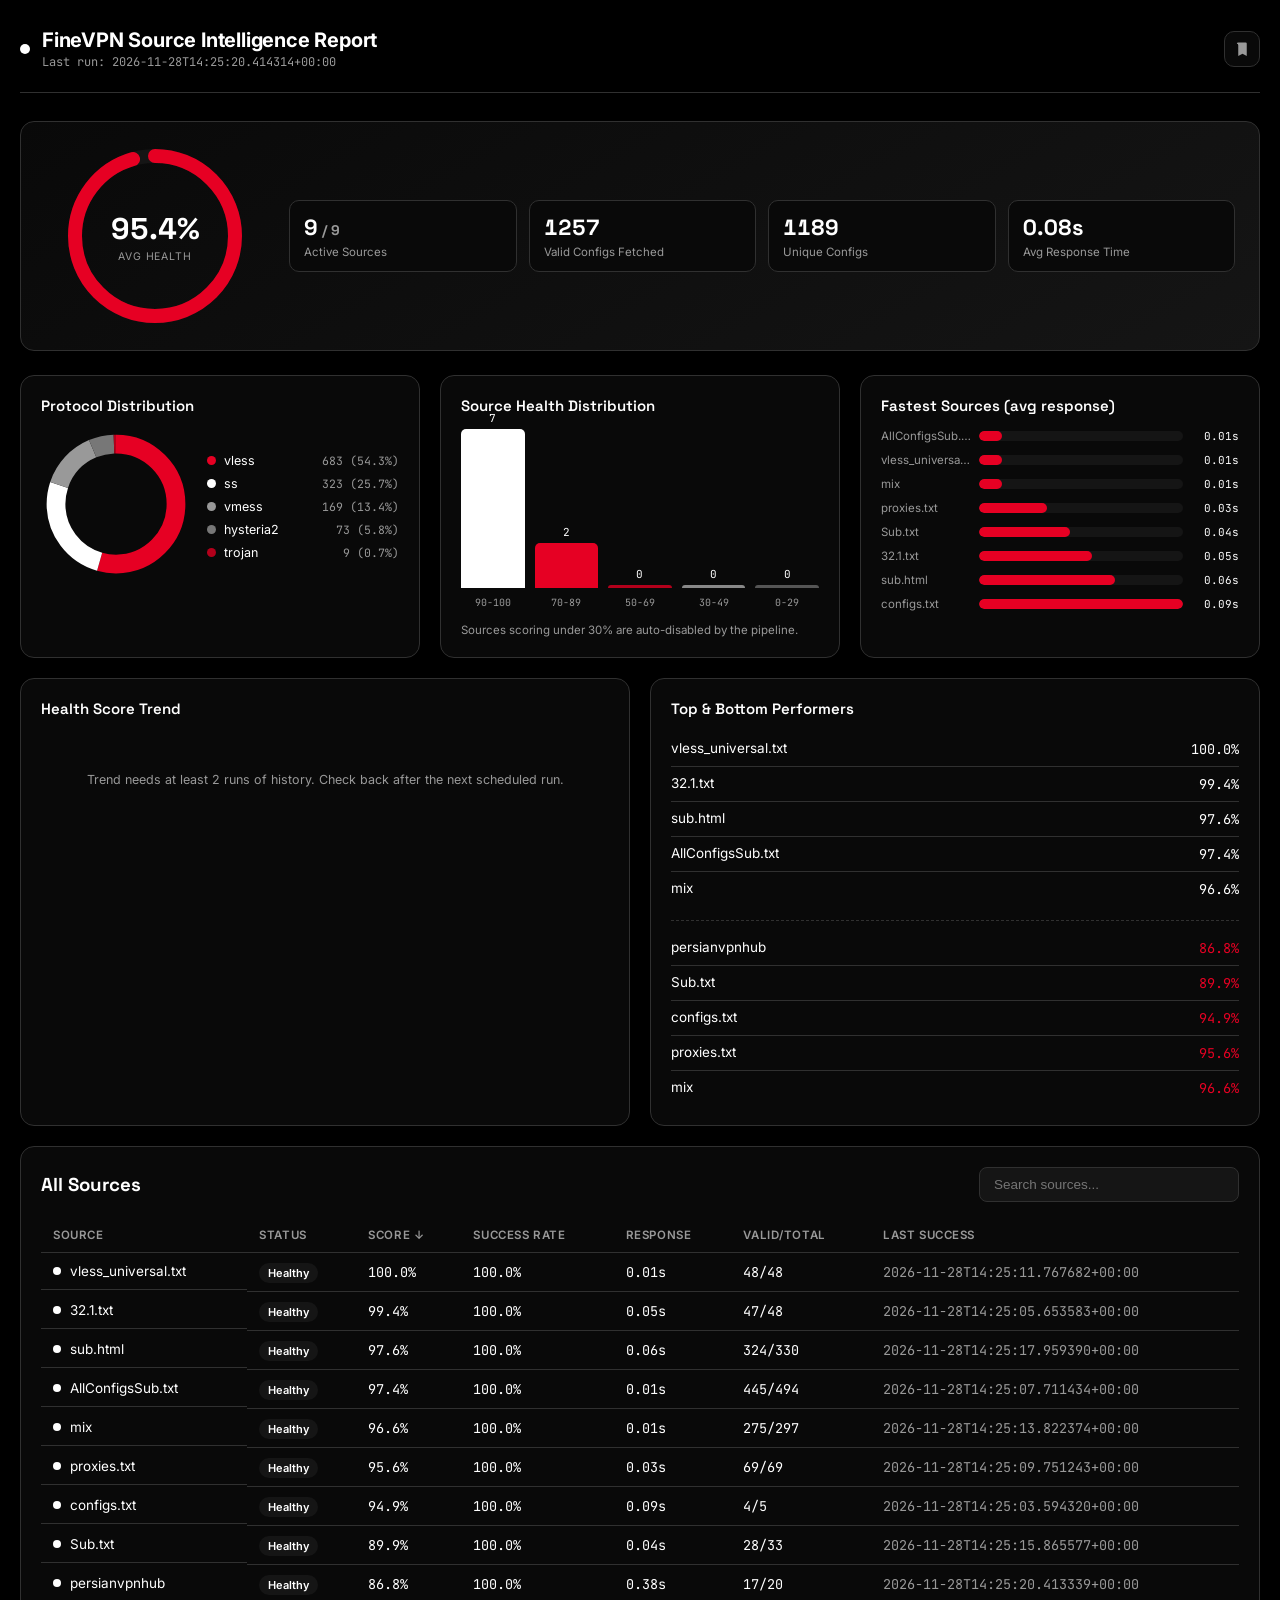
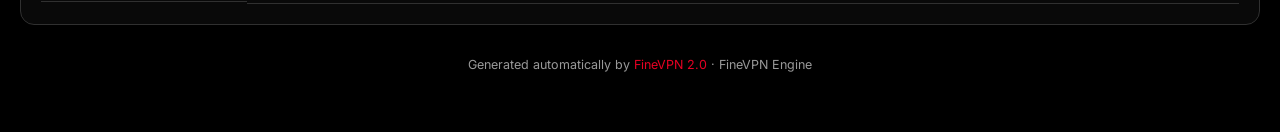
<file: exports/source-report.html>
<!DOCTYPE html>
<html lang="en">
<head>
<meta charset="UTF-8">
<meta name="viewport" content="width=device-width, initial-scale=1.0">
<title>FineVPN Source Intelligence Report</title>
<link rel="preconnect" href="https://fonts.googleapis.com">
<link href="https://fonts.googleapis.com/css2?family=Space+Grotesk:wght@500;600;700&family=Inter:wght@400;500;600&family=JetBrains+Mono:wght@400;500;600&display=swap" rel="stylesheet">
<style>
:root {
    --bg: #000000;
    --surface: #090909;
    --surface-2: #151515;
    --border: #303030;
    --text: #ffffff;
    --muted: #999999;
    --accent: #e60023;
    --good: #ffffff;
    --warn: #aaaaaa;
    --risk: #888888;
    --bad: #e60023;
    --radius: 14px;
}
* { box-sizing: border-box; min-width: 0; }
html, body { overflow-x: hidden; width: 100%; }
body {
    margin: 0;
    background: #000000;
    color: var(--text);
    font-family: 'Inter', system-ui, sans-serif;
    -webkit-font-smoothing: antialiased;
}
.wrap { max-width: 1280px; width: 100%; margin: 0 auto; padding: 28px 20px 60px; overflow-x: hidden; }
h1, h2, h3 { font-family: 'Space Grotesk', 'Inter', sans-serif; margin: 0; }
.mono { font-family: 'JetBrains Mono', monospace; font-variant-numeric: tabular-nums; }
.muted { color: var(--muted); }
header.top {
    display: flex; align-items: center; justify-content: space-between; flex-wrap: wrap; gap: 16px;
    padding-bottom: 22px; border-bottom: 1px solid var(--border); margin-bottom: 28px;
}
.brand { display: flex; align-items: center; gap: 12px; }
.pulse {
    width: 10px; height: 10px; border-radius: 50%; background: var(--good); flex-shrink: 0;
    box-shadow: none; animation: none;
}
@keyframes pulse {
    0% { box-shadow: none; }
    70% { box-shadow: none; }
    100% { box-shadow: none; }
}
@media (prefers-reduced-motion: reduce) {
    .pulse { animation: none; }
}
.brand-title { font-size: 20px; font-weight: 700; letter-spacing: -0.01em; }
.brand-sub { font-size: 12px; color: var(--muted); margin-top: 2px; word-break: break-all; }
.links { display: flex; gap: 10px; flex-shrink: 0; }
.links a {
    display: flex; align-items: center; justify-content: center; width: 36px; height: 36px;
    border-radius: 10px; background: var(--surface); border: 1px solid var(--border);
    color: var(--muted); transition: 0.15s ease;
}
.links a:hover { color: var(--accent); border-color: var(--accent); }
.links svg { width: 17px; height: 17px; }

.hero {
    display: grid; grid-template-columns: minmax(160px, 220px) minmax(0, 1fr); gap: 24px; align-items: center;
    background: linear-gradient(150deg, var(--surface) 0%, var(--surface-2) 100%);
    border: 1px solid var(--border); border-radius: var(--radius); padding: 24px; margin-bottom: 24px;
}
.gauge-wrap { display: flex; align-items: center; justify-content: center; position: relative; }
.gauge-num { position: absolute; text-align: center; }
.gauge-num .val { font-family: 'Space Grotesk', sans-serif; font-size: 30px; font-weight: 700; }
.gauge-num .lbl { font-size: 10.5px; color: var(--muted); text-transform: uppercase; letter-spacing: 0.08em; margin-top: 2px; }
.stat-grid { display: grid; grid-template-columns: repeat(auto-fit, minmax(120px, 1fr)); gap: 12px; }
.stat-card { background: #090909; border: 1px solid var(--border); border-radius: 10px; padding: 12px 14px; min-width: 0; }
.stat-card .n { font-family: 'Space Grotesk', sans-serif; font-size: 22px; font-weight: 700; overflow-wrap: break-word; }
.stat-card .l { font-size: 11.5px; color: var(--muted); margin-top: 4px; }

.grid-2 { display: grid; grid-template-columns: repeat(auto-fit, minmax(320px, 1fr)); gap: 20px; margin-bottom: 20px; }
.grid-3 { display: grid; grid-template-columns: repeat(auto-fit, minmax(260px, 1fr)); gap: 20px; margin-bottom: 20px; }

.card {
    background: var(--surface); border: 1px solid var(--border); border-radius: var(--radius); padding: 20px; min-width: 0;
}
.card h3 { font-size: 15px; font-weight: 600; margin-bottom: 14px; }

.donut-wrap { display: flex; align-items: center; gap: 16px; flex-wrap: wrap; }
.legend-list { flex: 1; min-width: 140px; }
.legend-item { display: flex; align-items: center; gap: 8px; font-size: 12.5px; padding: 4px 0; }
.legend-dot { width: 9px; height: 9px; border-radius: 50%; flex-shrink: 0; }
.legend-label { flex: 1; color: var(--text); }
.legend-val { color: var(--muted); font-size: 11.5px; }

.vbar-chart { display: flex; align-items: flex-end; gap: 10px; height: 180px; }
.vbar-col { flex: 1; display: flex; flex-direction: column; align-items: center; height: 100%; }
.vbar-track { flex: 1; width: 100%; display: flex; align-items: flex-end; }
.vbar-fill { width: 100%; border-radius: 5px 5px 0 0; min-height: 3px; position: relative; display: flex; justify-content: center; }
.vbar-val { position: absolute; top: -18px; font-size: 11px; color: var(--text); }
.vbar-label { font-size: 10px; color: var(--muted); margin-top: 8px; text-align: center; }

.hbar-chart { display: flex; flex-direction: column; gap: 10px; }
.hbar-row { display: grid; grid-template-columns: 90px 1fr 48px; align-items: center; gap: 8px; }
.hbar-label { font-size: 11.5px; color: var(--muted); overflow: hidden; text-overflow: ellipsis; white-space: nowrap; }
.hbar-track { background: var(--surface-2); border-radius: 5px; height: 10px; overflow: hidden; }
.hbar-fill { background: var(--accent); height: 100%; border-radius: 5px; }
.hbar-val { font-size: 11px; text-align: right; color: var(--text); }

.trend-chart { width: 100%; }
.trend-labels { position: relative; height: 16px; margin-top: 4px; }
.trend-tick { position: absolute; font-size: 9.5px; color: var(--muted); transform: translateX(-50%); white-space: nowrap; }

.perf-row { display: flex; justify-content: space-between; padding: 8px 0; border-bottom: 1px solid var(--border); font-size: 13.5px; gap: 10px; }
.perf-row:last-child { border-bottom: none; }
.perf-name { color: var(--text); overflow: hidden; text-overflow: ellipsis; white-space: nowrap; }
.good-text { color: var(--good); font-family: 'JetBrains Mono', monospace; flex-shrink: 0; }
.bad-text { color: var(--bad); font-family: 'JetBrains Mono', monospace; flex-shrink: 0; }

.table-card { background: var(--surface); border: 1px solid var(--border); border-radius: var(--radius); padding: 20px; max-width: 100%; }
.table-top { display: flex; align-items: center; justify-content: space-between; margin-bottom: 16px; flex-wrap: wrap; gap: 12px; }
#search {
    background: var(--surface-2); border: 1px solid var(--border); color: var(--text);
    padding: 9px 14px; border-radius: 8px; font-size: 13.5px; width: 100%; max-width: 260px; outline: none;
}
#search:focus { border-color: var(--accent); }
.table-scroll { overflow-x: auto; max-width: 100%; -webkit-overflow-scrolling: touch; }
table { width: 100%; min-width: 640px; border-collapse: collapse; font-size: 13.5px; }
th {
    text-align: left; padding: 10px 12px; color: var(--muted); font-weight: 600; font-size: 11.5px;
    text-transform: uppercase; letter-spacing: 0.05em; border-bottom: 1px solid var(--border); cursor: pointer; user-select: none;
    white-space: nowrap;
}
th:hover { color: var(--accent); }
th.sorted::after { content: ' ↓'; }
th.sorted.asc::after { content: ' ↑'; }
td { padding: 10px 12px; border-bottom: 1px solid var(--border); white-space: nowrap; }
.c-name { display: flex; align-items: center; gap: 9px; }
.dot { width: 8px; height: 8px; border-radius: 50%; flex-shrink: 0; }
.dot-good { background: var(--good); }
.dot-warn { background: var(--warn); }
.dot-risk { background: var(--risk); }
.dot-bad { background: var(--bad); }
.pill { font-size: 11px; padding: 3px 9px; border-radius: 20px; font-weight: 600; }
.pill-good { background: #151515; color: var(--good); }
.pill-warn { background: #151515; color: var(--warn); }
.pill-risk { background: #151515; color: var(--risk); }
.pill-bad { background: #1b0005; color: var(--bad); }
.legend-note { font-size: 11.5px; color: var(--muted); margin-top: 14px; }

footer { margin-top: 32px; text-align: center; color: var(--muted); font-size: 12.5px; }
footer a { color: var(--accent); text-decoration: none; }
.empty { text-align: center; padding: 40px 20px; color: var(--muted); font-size: 12.5px; }

@media (max-width: 640px) {
    .hero { grid-template-columns: 1fr; }
    .gauge-wrap svg { width: 150px; height: 150px; }
}
</style>
</head>
<body>
<div class="wrap">
    <header class="top">
        <div class="brand">
            <span class="pulse"></span>
            <div>
                <div class="brand-title">FineVPN Source Intelligence Report</div>
                <div class="brand-sub mono">Last run: 2026-11-28T14:25:20.414314+00:00</div>
            </div>
        </div>
        <div class="links">
            <a href="https://finevpn.example" target="_blank" title="Repository"><svg viewBox="0 0 24 24" fill="currentColor"><path d="M4 4a2 2 0 012-2h10.5A1.5 1.5 0 0118 3.5V21l-6-3-6 3V6a2 2 0 00-2-2z"/></svg></a>
        </div>
    </header>

    <div class="hero">
        <div class="gauge-wrap">
            <svg width="180" height="180" viewBox="0 0 180 180">
                <circle cx="90" cy="90" r="80" fill="none" stroke="var(--surface-2)" stroke-width="14"/>
                <circle id="gauge-ring" cx="90" cy="90" r="80" fill="none" stroke="var(--accent)" stroke-width="14"
                    stroke-linecap="round" transform="rotate(-90 90 90)"
                    stroke-dasharray="502.65" stroke-dashoffset="502.65"
                    data-target-offset="23.12"/>
            </svg>
            <div class="gauge-num">
                <div class="val mono" id="gauge-value">0%</div>
                <div class="lbl">Avg Health</div>
            </div>
        </div>
        <div class="stat-grid">
            <div class="stat-card"><div class="n">9<span class="muted" style="font-size:14px"> / 9</span></div><div class="l">Active Sources</div></div>
            <div class="stat-card"><div class="n mono">1257</div><div class="l">Valid Configs Fetched</div></div>
            <div class="stat-card"><div class="n mono">1189</div><div class="l">Unique Configs</div></div>
            <div class="stat-card"><div class="n mono">0.08s</div><div class="l">Avg Response Time</div></div>
        </div>
    </div>

    <div class="grid-3">
        <div class="card">
            <h3>Protocol Distribution</h3>
            <div class="donut-wrap"><div><svg viewBox="0 0 160 160" width="150" height="150"><circle cx="80.0" cy="80.0" r="64.0" fill="none" stroke="#e60023" stroke-width="20" stroke-dasharray="218.50 402.12" stroke-dashoffset="-0.00" transform="rotate(-90 80.0 80.0)"/><circle cx="80.0" cy="80.0" r="64.0" fill="none" stroke="#ffffff" stroke-width="20" stroke-dasharray="103.33 402.12" stroke-dashoffset="-218.50" transform="rotate(-90 80.0 80.0)"/><circle cx="80.0" cy="80.0" r="64.0" fill="none" stroke="#999999" stroke-width="20" stroke-dasharray="54.06 402.12" stroke-dashoffset="-321.83" transform="rotate(-90 80.0 80.0)"/><circle cx="80.0" cy="80.0" r="64.0" fill="none" stroke="#777777" stroke-width="20" stroke-dasharray="23.35 402.12" stroke-dashoffset="-375.89" transform="rotate(-90 80.0 80.0)"/><circle cx="80.0" cy="80.0" r="64.0" fill="none" stroke="#b3001b" stroke-width="20" stroke-dasharray="2.88 402.12" stroke-dashoffset="-399.24" transform="rotate(-90 80.0 80.0)"/></svg></div><div class="legend-list"><div class="legend-item"><span class="legend-dot" style="background:#e60023"></span><span class="legend-label">vless</span><span class="legend-val mono">683 (54.3%)</span></div><div class="legend-item"><span class="legend-dot" style="background:#ffffff"></span><span class="legend-label">ss</span><span class="legend-val mono">323 (25.7%)</span></div><div class="legend-item"><span class="legend-dot" style="background:#999999"></span><span class="legend-label">vmess</span><span class="legend-val mono">169 (13.4%)</span></div><div class="legend-item"><span class="legend-dot" style="background:#777777"></span><span class="legend-label">hysteria2</span><span class="legend-val mono">73 (5.8%)</span></div><div class="legend-item"><span class="legend-dot" style="background:#b3001b"></span><span class="legend-label">trojan</span><span class="legend-val mono">9 (0.7%)</span></div></div></div>
        </div>
        <div class="card">
            <h3>Source Health Distribution</h3>
            <div class="vbar-chart"><div class="vbar-col">
            <div class="vbar-track"><div class="vbar-fill" style="height:100.0%;background:#ffffff"><span class="vbar-val mono">7</span></div></div>
            <div class="vbar-label mono">90-100</div>
        </div><div class="vbar-col">
            <div class="vbar-track"><div class="vbar-fill" style="height:28.6%;background:#e60023"><span class="vbar-val mono">2</span></div></div>
            <div class="vbar-label mono">70-89</div>
        </div><div class="vbar-col">
            <div class="vbar-track"><div class="vbar-fill" style="height:0.0%;background:#b3001b"><span class="vbar-val mono">0</span></div></div>
            <div class="vbar-label mono">50-69</div>
        </div><div class="vbar-col">
            <div class="vbar-track"><div class="vbar-fill" style="height:0.0%;background:#888888"><span class="vbar-val mono">0</span></div></div>
            <div class="vbar-label mono">30-49</div>
        </div><div class="vbar-col">
            <div class="vbar-track"><div class="vbar-fill" style="height:0.0%;background:#555555"><span class="vbar-val mono">0</span></div></div>
            <div class="vbar-label mono">0-29</div>
        </div></div>
            <div class="legend-note">Sources scoring under 30% are auto-disabled by the pipeline.</div>
        </div>
        <div class="card">
            <h3>Fastest Sources (avg response)</h3>
            <div class="hbar-chart"><div class="hbar-row">
            <div class="hbar-label" title="AllConfigsSub.txt">AllConfigsSub.txt</div>
            <div class="hbar-track"><div class="hbar-fill" style="width:11.1%"></div></div>
            <div class="hbar-val mono">0.01s</div>
        </div><div class="hbar-row">
            <div class="hbar-label" title="vless_universal.txt">vless_universal.t…</div>
            <div class="hbar-track"><div class="hbar-fill" style="width:11.1%"></div></div>
            <div class="hbar-val mono">0.01s</div>
        </div><div class="hbar-row">
            <div class="hbar-label" title="mix">mix</div>
            <div class="hbar-track"><div class="hbar-fill" style="width:11.1%"></div></div>
            <div class="hbar-val mono">0.01s</div>
        </div><div class="hbar-row">
            <div class="hbar-label" title="proxies.txt">proxies.txt</div>
            <div class="hbar-track"><div class="hbar-fill" style="width:33.3%"></div></div>
            <div class="hbar-val mono">0.03s</div>
        </div><div class="hbar-row">
            <div class="hbar-label" title="Sub.txt">Sub.txt</div>
            <div class="hbar-track"><div class="hbar-fill" style="width:44.4%"></div></div>
            <div class="hbar-val mono">0.04s</div>
        </div><div class="hbar-row">
            <div class="hbar-label" title="32.1.txt">32.1.txt</div>
            <div class="hbar-track"><div class="hbar-fill" style="width:55.6%"></div></div>
            <div class="hbar-val mono">0.05s</div>
        </div><div class="hbar-row">
            <div class="hbar-label" title="sub.html">sub.html</div>
            <div class="hbar-track"><div class="hbar-fill" style="width:66.7%"></div></div>
            <div class="hbar-val mono">0.06s</div>
        </div><div class="hbar-row">
            <div class="hbar-label" title="configs.txt">configs.txt</div>
            <div class="hbar-track"><div class="hbar-fill" style="width:100.0%"></div></div>
            <div class="hbar-val mono">0.09s</div>
        </div></div>
        </div>
    </div>

    <div class="grid-2">
        <div class="card">
            <h3>Health Score Trend</h3>
            <div class="empty">Trend needs at least 2 runs of history. Check back after the next scheduled run.</div>
        </div>
        <div class="card">
            <h3>Top &amp; Bottom Performers</h3>
            <div style="margin-bottom:14px"><div class="perf-row"><span class="perf-name">vless_universal.txt</span><span class="perf-score good-text">100.0%</span></div><div class="perf-row"><span class="perf-name">32.1.txt</span><span class="perf-score good-text">99.4%</span></div><div class="perf-row"><span class="perf-name">sub.html</span><span class="perf-score good-text">97.6%</span></div><div class="perf-row"><span class="perf-name">AllConfigsSub.txt</span><span class="perf-score good-text">97.4%</span></div><div class="perf-row"><span class="perf-name">mix</span><span class="perf-score good-text">96.6%</span></div></div>
            <div style="border-top:1px dashed var(--border);padding-top:10px"><div class="perf-row"><span class="perf-name">persianvpnhub</span><span class="perf-score bad-text">86.8%</span></div><div class="perf-row"><span class="perf-name">Sub.txt</span><span class="perf-score bad-text">89.9%</span></div><div class="perf-row"><span class="perf-name">configs.txt</span><span class="perf-score bad-text">94.9%</span></div><div class="perf-row"><span class="perf-name">proxies.txt</span><span class="perf-score bad-text">95.6%</span></div><div class="perf-row"><span class="perf-name">mix</span><span class="perf-score bad-text">96.6%</span></div></div>
        </div>
    </div>

    <div class="table-card">
        <div class="table-top">
            <h3>All Sources</h3>
            <input id="search" type="text" placeholder="Search sources...">
        </div>
        <div class="table-scroll">
            <table id="main-table">
                <thead>
                    <tr>
                        <th data-key="name">Source</th>
                        <th data-key="status_class">Status</th>
                        <th data-key="score" class="sorted">Score</th>
                        <th data-key="success">Success Rate</th>
                        <th data-key="response">Response</th>
                        <th data-key="valid">Valid/Total</th>
                        <th>Last Success</th>
                    </tr>
                </thead>
                <tbody>
                        <tr class="t-row" data-name="vless_universal.txt" data-score="100.0" data-success="100.0" data-response="0.01" data-valid="48">
                            <td class="c-name">
                                <span class="dot dot-good"></span>
                                <span>vless_universal.txt</span>
                            </td>
                            <td><span class="pill pill-good">Healthy</span></td>
                            <td class="mono">100.0%</td>
                            <td class="mono">100.0%</td>
                            <td class="mono">0.01s</td>
                            <td class="mono">48/48</td>
                            <td class="mono muted">2026-11-28T14:25:11.767682+00:00</td>
                        </tr>
                        <tr class="t-row" data-name="32.1.txt" data-score="99.4" data-success="100.0" data-response="0.05" data-valid="47">
                            <td class="c-name">
                                <span class="dot dot-good"></span>
                                <span>32.1.txt</span>
                            </td>
                            <td><span class="pill pill-good">Healthy</span></td>
                            <td class="mono">99.4%</td>
                            <td class="mono">100.0%</td>
                            <td class="mono">0.05s</td>
                            <td class="mono">47/48</td>
                            <td class="mono muted">2026-11-28T14:25:05.653583+00:00</td>
                        </tr>
                        <tr class="t-row" data-name="sub.html" data-score="97.6" data-success="100.0" data-response="0.06" data-valid="324">
                            <td class="c-name">
                                <span class="dot dot-good"></span>
                                <span>sub.html</span>
                            </td>
                            <td><span class="pill pill-good">Healthy</span></td>
                            <td class="mono">97.6%</td>
                            <td class="mono">100.0%</td>
                            <td class="mono">0.06s</td>
                            <td class="mono">324/330</td>
                            <td class="mono muted">2026-11-28T14:25:17.959390+00:00</td>
                        </tr>
                        <tr class="t-row" data-name="allconfigssub.txt" data-score="97.4" data-success="100.0" data-response="0.01" data-valid="445">
                            <td class="c-name">
                                <span class="dot dot-good"></span>
                                <span>AllConfigsSub.txt</span>
                            </td>
                            <td><span class="pill pill-good">Healthy</span></td>
                            <td class="mono">97.4%</td>
                            <td class="mono">100.0%</td>
                            <td class="mono">0.01s</td>
                            <td class="mono">445/494</td>
                            <td class="mono muted">2026-11-28T14:25:07.711434+00:00</td>
                        </tr>
                        <tr class="t-row" data-name="mix" data-score="96.6" data-success="100.0" data-response="0.01" data-valid="275">
                            <td class="c-name">
                                <span class="dot dot-good"></span>
                                <span>mix</span>
                            </td>
                            <td><span class="pill pill-good">Healthy</span></td>
                            <td class="mono">96.6%</td>
                            <td class="mono">100.0%</td>
                            <td class="mono">0.01s</td>
                            <td class="mono">275/297</td>
                            <td class="mono muted">2026-11-28T14:25:13.822374+00:00</td>
                        </tr>
                        <tr class="t-row" data-name="proxies.txt" data-score="95.6" data-success="100.0" data-response="0.03" data-valid="69">
                            <td class="c-name">
                                <span class="dot dot-good"></span>
                                <span>proxies.txt</span>
                            </td>
                            <td><span class="pill pill-good">Healthy</span></td>
                            <td class="mono">95.6%</td>
                            <td class="mono">100.0%</td>
                            <td class="mono">0.03s</td>
                            <td class="mono">69/69</td>
                            <td class="mono muted">2026-11-28T14:25:09.751243+00:00</td>
                        </tr>
                        <tr class="t-row" data-name="configs.txt" data-score="94.9" data-success="100.0" data-response="0.09" data-valid="4">
                            <td class="c-name">
                                <span class="dot dot-good"></span>
                                <span>configs.txt</span>
                            </td>
                            <td><span class="pill pill-good">Healthy</span></td>
                            <td class="mono">94.9%</td>
                            <td class="mono">100.0%</td>
                            <td class="mono">0.09s</td>
                            <td class="mono">4/5</td>
                            <td class="mono muted">2026-11-28T14:25:03.594320+00:00</td>
                        </tr>
                        <tr class="t-row" data-name="sub.txt" data-score="89.9" data-success="100.0" data-response="0.04" data-valid="28">
                            <td class="c-name">
                                <span class="dot dot-good"></span>
                                <span>Sub.txt</span>
                            </td>
                            <td><span class="pill pill-good">Healthy</span></td>
                            <td class="mono">89.9%</td>
                            <td class="mono">100.0%</td>
                            <td class="mono">0.04s</td>
                            <td class="mono">28/33</td>
                            <td class="mono muted">2026-11-28T14:25:15.865577+00:00</td>
                        </tr>
                        <tr class="t-row" data-name="persianvpnhub" data-score="86.8" data-success="100.0" data-response="0.38" data-valid="17">
                            <td class="c-name">
                                <span class="dot dot-good"></span>
                                <span>persianvpnhub</span>
                            </td>
                            <td><span class="pill pill-good">Healthy</span></td>
                            <td class="mono">86.8%</td>
                            <td class="mono">100.0%</td>
                            <td class="mono">0.38s</td>
                            <td class="mono">17/20</td>
                            <td class="mono muted">2026-11-28T14:25:20.413339+00:00</td>
                        </tr>
                </tbody>
            </table>
        </div>
    </div>

    <footer>
        Generated automatically by <a href="https://finevpn.example" target="_blank">FineVPN 2.0</a> · FineVPN Engine
    </footer>
</div>
<script>
(function() {
    const ring = document.getElementById('gauge-ring');
    const valueEl = document.getElementById('gauge-value');
    const target = parseFloat(ring.dataset.targetOffset);
    const total = parseFloat(ring.getAttribute('stroke-dasharray'));
    const finalScore = 95.4;
    const reduced = window.matchMedia('(prefers-reduced-motion: reduce)').matches;
    const duration = reduced ? 0 : 900;
    const start = performance.now();
    function frame(now) {
        const p = duration === 0 ? 1 : Math.min(1, (now - start) / duration);
        ring.setAttribute('stroke-dashoffset', total - (total - target) * p);
        valueEl.textContent = (finalScore * p).toFixed(1) + '%';
        if (p < 1) requestAnimationFrame(frame);
    }
    requestAnimationFrame(frame);
})();

(function() {
    const table = document.getElementById('main-table');
    if (!table) return;
    const tbody = table.querySelector('tbody');
    const searchInput = document.getElementById('search');
    if (searchInput) {
        searchInput.addEventListener('input', () => {
            const q = searchInput.value.toLowerCase();
            tbody.querySelectorAll('.t-row').forEach(row => {
                row.style.display = row.dataset.name.includes(q) ? '' : 'none';
            });
        });
    }
    let currentSort = { key: 'score', asc: false };
    table.querySelectorAll('th[data-key]').forEach(th => {
        th.addEventListener('click', () => {
            const key = th.dataset.key;
            const asc = currentSort.key === key ? !currentSort.asc : false;
            currentSort = { key, asc };
            table.querySelectorAll('th[data-key]').forEach(h => h.classList.remove('sorted','asc'));
            th.classList.add('sorted');
            if (asc) th.classList.add('asc');
            const rows = Array.from(tbody.querySelectorAll('.t-row'));
            const attrMap = { name: 'name', status_class: 'name', score: 'score', success: 'success', response: 'response', valid: 'valid' };
            rows.sort((a, b) => {
                const attr = attrMap[key] || key;
                let av = a.dataset[attr], bv = b.dataset[attr];
                if (!isNaN(parseFloat(av)) && key !== 'name') { av = parseFloat(av); bv = parseFloat(bv); }
                if (av < bv) return asc ? -1 : 1;
                if (av > bv) return asc ? 1 : -1;
                return 0;
            });
            rows.forEach(r => tbody.appendChild(r));
        });
    });
})();
</script>
</body>
</html>
</file>
